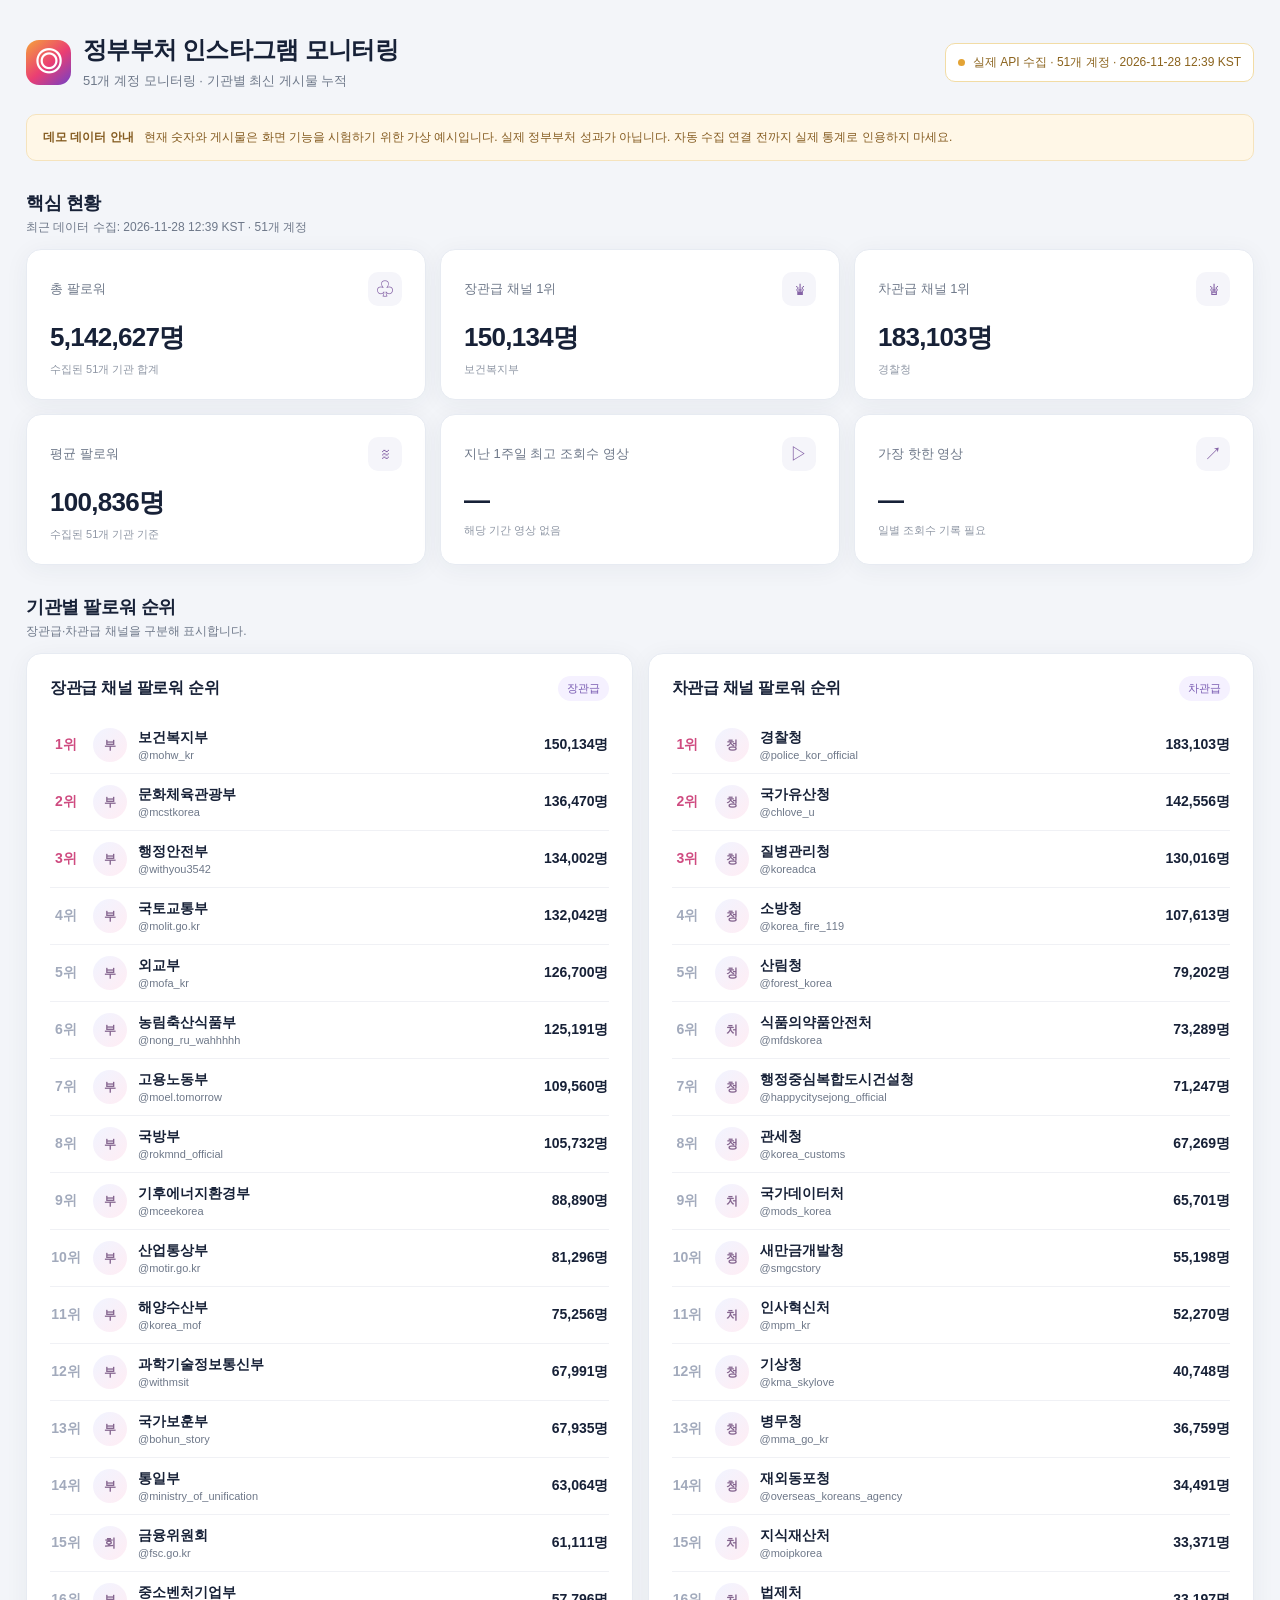
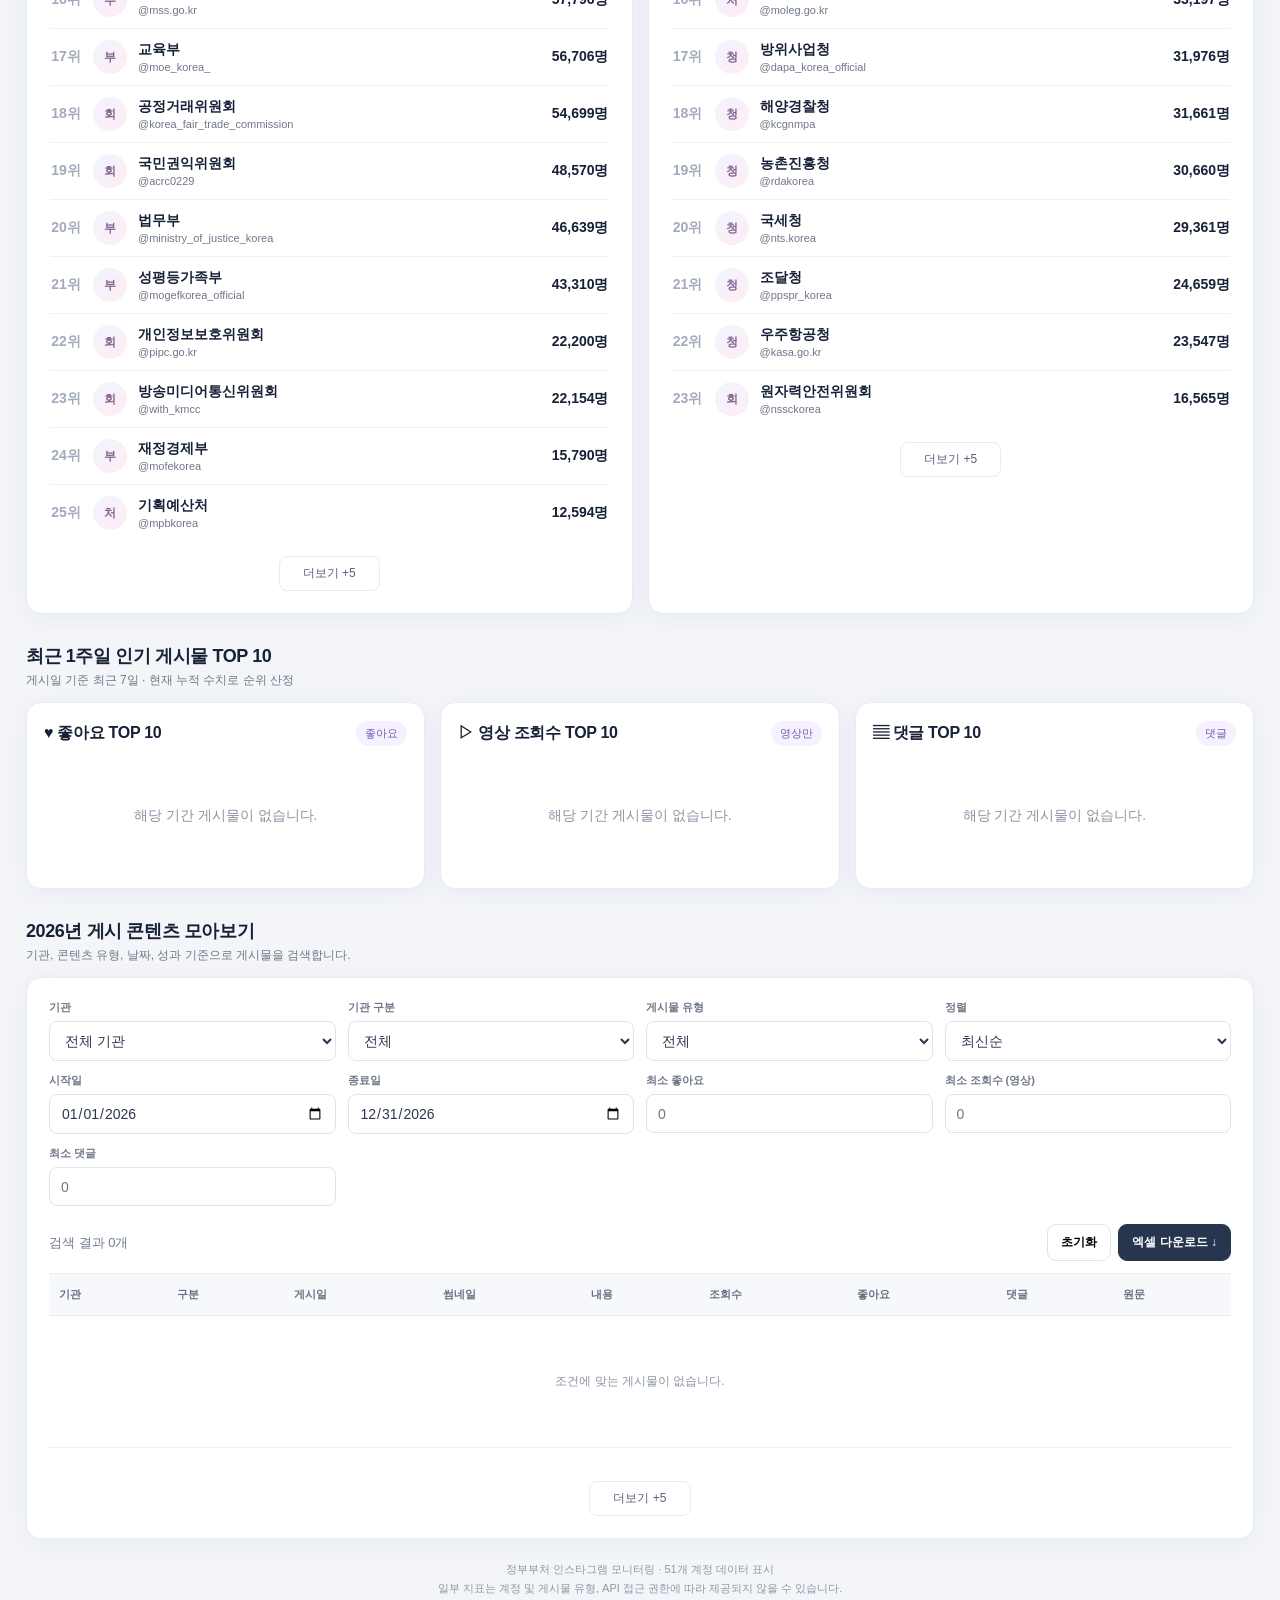
<file: index-1.html>
<!doctype html>
<html lang="ko">
<head>
<meta charset="utf-8">
<meta name="viewport" content="width=device-width,initial-scale=1">
<title>정부부처 인스타그램 모니터링</title>
<style>
:root{--bg:#f3f5f9;--card:#fff;--ink:#172137;--muted:#6e7889;--line:#e7ebf2;--pink:#d63381;--blue:#4866d8;--shadow:0 4px 24px rgba(34,47,73,.055)}*{box-sizing:border-box}body{margin:0;background:var(--bg);color:var(--ink);font-family:Pretendard,"Noto Sans KR",-apple-system,BlinkMacSystemFont,"Segoe UI",sans-serif;font-size:14px}a{color:inherit;text-decoration:none}button,input,select{font:inherit}button{cursor:pointer}.wrap{max-width:1370px;margin:auto;padding:34px 26px 68px}.head{display:flex;align-items:center;justify-content:space-between;gap:18px;margin-bottom:24px}.brand{display:flex;align-items:center;gap:12px}.brand-icon{width:45px;height:45px;border-radius:13px;background:linear-gradient(140deg,#f5a33a,#ea3e73 53%,#7240c7);color:white;display:grid;place-items:center;font-size:27px;font-weight:800}.head h1{margin:0;font-size:24px;letter-spacing:-.7px}.sub{margin-top:6px;color:var(--muted);font-size:13px}.status{display:flex;align-items:center;gap:8px;background:#fff;border:1px solid #f2dca5;border-radius:10px;padding:10px 12px;color:#8b631d;font-size:12px}.dot{width:7px;height:7px;border-radius:50%;background:#e3a335}.section-top{display:flex;justify-content:space-between;align-items:end;gap:12px;margin:30px 0 13px}.section-top h2{font-size:18px;letter-spacing:-.4px;margin:0}.section-top p{font-size:12px;color:var(--muted);margin:4px 0 0}.kpis{display:grid;grid-template-columns:repeat(3,minmax(0,1fr));gap:14px}.card{background:white;border:1px solid var(--line);border-radius:15px;box-shadow:var(--shadow)}.kpi{padding:22px 23px;min-height:134px;position:relative;overflow:hidden}.kpi-top{display:flex;align-items:center;justify-content:space-between;color:var(--muted);font-size:13px}.kpi-icon{width:34px;height:34px;border-radius:10px;display:grid;place-items:center;background:#f5f5fa;color:#8563a6;font-size:18px}.kpi-val{font-size:26px;font-weight:800;margin-top:14px;letter-spacing:-.7px}.kpi-note{font-size:11px;color:#8f97a5;margin-top:7px;overflow:hidden;text-overflow:ellipsis;white-space:nowrap}.rank-grid{display:grid;grid-template-columns:1fr 1fr;gap:15px}.rank{padding:22px 23px}.panel-head{display:flex;align-items:center;justify-content:space-between;gap:9px;margin-bottom:16px}.panel-head h3{font-size:16px;margin:0;letter-spacing:-.3px}.small-pill{background:#f5f1ff;color:#7658b0;padding:5px 9px;border-radius:30px;font-size:11px}.ranking{display:flex;align-items:center;gap:11px;padding:11px 0;border-bottom:1px solid #f0f1f5}.ranking:last-child{border-bottom:0}.number{width:20px;text-align:center;font-size:14px;font-weight:800;color:#a2aabc}.ranking:nth-child(-n+3) .number{color:#cf4b80}.avatar{flex:none;width:34px;height:34px;border-radius:50%;background:linear-gradient(135deg,#f1f4ff,#ffedf4);display:grid;place-items:center;color:#85658f;font-weight:800;font-size:12px}.rank-name{font-weight:650;white-space:nowrap;overflow:hidden;text-overflow:ellipsis}.rank-sub{font-size:11px;color:var(--muted);margin-top:2px}.rank-count{margin-left:auto;font-weight:750;white-space:nowrap}.ghost{margin:15px auto 0;display:block;padding:8px 23px;border:1px solid var(--line);border-radius:8px;background:#fff;color:#56617a;font-size:12px}.ghost:hover{background:#f8f9fc}.popular-grid{display:grid;grid-template-columns:repeat(3,minmax(0,1fr));gap:15px}.popular-card{padding:18px 17px}.popular-row{display:flex;gap:10px;align-items:center;padding:9px 0;border-bottom:1px solid #f0f1f5;min-height:68px}.popular-row:last-child{border-bottom:0}.thumb{width:53px;height:53px;border-radius:9px;background:linear-gradient(135deg,#f4e8f0,#e6ebff);flex:none;display:grid;place-items:center;font-size:20px;color:#9474a5;overflow:hidden}.thumb img{width:100%;height:100%;object-fit:cover}.popular-info{min-width:0;flex:1}.popular-agency{font-size:11px;color:#728099;font-weight:700}.popular-caption{margin-top:4px;font-size:12px;overflow:hidden;text-overflow:ellipsis;white-space:nowrap}.popular-metric{font-size:12px;color:#c83d7e;font-weight:800;margin-top:4px}.table-card{padding:22px}.filters{display:grid;grid-template-columns:repeat(4,minmax(0,1fr));gap:12px;margin-bottom:12px}.field label{display:block;font-size:11px;font-weight:700;color:#6e7889;margin-bottom:6px}.field input,.field select{width:100%;border:1px solid #dfe4eb;border-radius:8px;padding:10px 11px;background:white;min-height:39px;outline:none;color:#2c3650}.field input:focus,.field select:focus{border-color:#9b81d1}.filter-actions{display:flex;align-items:center;justify-content:space-between;gap:10px;margin:18px 0 12px}.filter-actions .count{color:#6f7b8d;font-size:13px}.controls{display:flex;gap:7px}.btn{border:1px solid #dfe4eb;background:#fff;padding:9px 13px;border-radius:9px;font-weight:650;font-size:12px}.btn-primary{background:#27364e;border-color:#27364e;color:#fff}.table-wrap{overflow:auto}.data-table{width:100%;border-collapse:collapse;min-width:990px;text-align:left}.data-table th{background:#f7f8fb;color:#657084;font-size:11px;padding:13px 10px;white-space:nowrap;border-top:1px solid var(--line);border-bottom:1px solid var(--line)}.data-table td{font-size:12px;padding:12px 10px;border-bottom:1px solid #eef0f4;vertical-align:middle}.data-table .post{text-align:left;min-width:220px;max-width:380px}.clip{display:-webkit-box;-webkit-line-clamp:2;-webkit-box-orient:vertical;overflow:hidden;line-height:1.55}.badge{display:inline-block;background:#f0f3fa;padding:4px 7px;border-radius:6px;color:#59647c;font-size:11px}.link{color:#4c61bb}.blank{color:#b0b7c4}.table-footer{display:flex;justify-content:center;padding:18px 0 0}.empty{padding:45px 5px;text-align:center;color:#8b94a4}.footer{margin-top:21px;color:#8e98a8;font-size:11px;text-align:center;line-height:1.7}.notice{display:flex;align-items:flex-start;gap:10px;border-radius:10px;background:#fff7e7;border:1px solid #f5e3bd;color:#855c21;padding:13px 16px;margin-top:15px;font-size:12px;line-height:1.6}.notice strong{white-space:nowrap}.table-thumb{width:48px;height:48px;display:grid;place-items:center;border-radius:8px;background:#f0edf7;color:#ad96b9}.loading{opacity:.7}@media(max-width:850px){.kpis{grid-template-columns:repeat(2,1fr)}.popular-grid{grid-template-columns:1fr}.filters{grid-template-columns:repeat(2,1fr)}.head{align-items:start}.head h1{font-size:20px}}@media(max-width:560px){.wrap{padding:18px 13px 45px}.head{flex-direction:column;gap:12px}.status{width:100%}.kpis{gap:9px}.kpi{padding:15px;min-height:122px}.kpi-val{font-size:21px}.rank-grid{grid-template-columns:1fr}.filters{grid-template-columns:1fr 1fr;gap:8px}.table-card{padding:14px}.rank{padding:18px}.section-top h2{font-size:17px}.brand-icon{height:38px;width:38px}.brand-icon svg{width:21px}}
</style>
</head>
<body>
<div class="wrap">
<header class="head"><div class="brand"><div class="brand-icon" aria-hidden="true">◎</div><div><h1>정부부처 인스타그램 모니터링</h1><div class="sub">51개 계정 모니터링 · 기관별 최신 게시물 누적</div></div></div><div class="status"><span class="dot"></span><span id="statusText">데모 모드 · 실제 API 데이터 미연결</span></div></header>
<div class="notice" id="demoNotice"><strong>데모 데이터 안내</strong><span>현재 숫자와 게시물은 화면 기능을 시험하기 위한 가상 예시입니다. 실제 정부부처 성과가 아닙니다. 자동 수집 연결 전까지 실제 통계로 인용하지 마세요.</span></div>
<section><div class="section-top"><div><h2>핵심 현황</h2><p id="updatedAt">연동 준비 중 · 데모 표시</p></div></div><div class="kpis" id="kpis"></div></section>
<section><div class="section-top"><div><h2>기관별 팔로워 순위</h2><p>장관급·차관급 채널을 구분해 표시합니다.</p></div></div><div class="rank-grid"><div class="card rank"><div class="panel-head"><h3>장관급 채널 팔로워 순위</h3><span class="small-pill">장관급</span></div><div id="ministerRanks"></div><button id="ministerMore" class="ghost" type="button">더보기 +5</button></div><div class="card rank"><div class="panel-head"><h3>차관급 채널 팔로워 순위</h3><span class="small-pill">차관급</span></div><div id="viceRanks"></div><button id="viceMore" class="ghost" type="button">더보기 +5</button></div></div></section>
<section><div class="section-top"><div><h2>최근 1주일 인기 게시물 TOP 10</h2><p>게시일 기준 최근 7일 · 현재 누적 수치로 순위 산정</p></div></div><div class="popular-grid"><div class="card popular-card"><div class="panel-head"><h3>♥ 좋아요 TOP 10</h3><span class="small-pill">좋아요</span></div><div id="likeTop"></div></div><div class="card popular-card"><div class="panel-head"><h3>▷ 영상 조회수 TOP 10</h3><span class="small-pill">영상만</span></div><div id="viewTop"></div></div><div class="card popular-card"><div class="panel-head"><h3>▤ 댓글 TOP 10</h3><span class="small-pill">댓글</span></div><div id="commentTop"></div></div></div></section>
<section><div class="section-top"><div><h2>2026년 게시 콘텐츠 모아보기</h2><p>기관, 콘텐츠 유형, 날짜, 성과 기준으로 게시물을 검색합니다.</p></div></div><div class="card table-card"><div class="filters"><div class="field"><label for="agency">기관</label><select id="agency"><option value="">전체 기관</option></select></div><div class="field"><label for="level">기관 구분</label><select id="level"><option value="">전체</option><option value="장관급">장관급</option><option value="차관급">차관급</option><option value="기타">기타</option></select></div><div class="field"><label for="format">게시물 유형</label><select id="format"><option value="">전체</option><option value="VIDEO">릴스·동영상</option><option value="IMAGE">이미지</option><option value="CAROUSEL_ALBUM">카드뉴스·여러 장</option></select></div><div class="field"><label for="order">정렬</label><select id="order"><option value="recent">최신순</option><option value="likes">좋아요순</option><option value="views">조회수순</option><option value="comments">댓글순</option></select></div><div class="field"><label for="from">시작일</label><input type="date" id="from" value="2026-01-01"></div><div class="field"><label for="to">종료일</label><input type="date" id="to" value="2026-12-31"></div><div class="field"><label for="minLikes">최소 좋아요</label><input type="number" id="minLikes" min="0" placeholder="0"></div><div class="field"><label for="minViews">최소 조회수 (영상)</label><input type="number" id="minViews" min="0" placeholder="0"></div><div class="field"><label for="minComments">최소 댓글</label><input type="number" id="minComments" min="0" placeholder="0"></div></div><div class="filter-actions"><div class="count" id="resultCount">게시물 조회 중</div><div class="controls"><button class="btn" type="button" id="reset">초기화</button><button class="btn btn-primary" type="button" id="excel">엑셀 다운로드 ↓</button></div></div><div class="table-wrap"><table class="data-table"><thead><tr><th>기관</th><th>구분</th><th>게시일</th><th>썸네일</th><th>내용</th><th>조회수</th><th>좋아요</th><th>댓글</th><th>원문</th></tr></thead><tbody id="postRows"></tbody></table></div><div class="table-footer"><button class="ghost" type="button" id="postMore">더보기 +5</button></div></div></section>
<div class="footer">정부부처 인스타그램 모니터링 · 51개 계정 데이터 표시<br>일부 지표는 계정 및 게시물 유형, API 접근 권한에 따라 제공되지 않을 수 있습니다.</div>
</div>
<script>
// 이 파일에는 Meta 액세스 토큰을 절대로 입력하지 마세요.
// 추후 GitHub Actions가 data/dashboard.json을 생성하면 이를 읽습니다.
const AGENCIES=[
 {name:'예시 중앙부처 A',level:'장관급',followers:186400},
 {name:'예시 중앙부처 B',level:'장관급',followers:155200},
 {name:'예시 중앙부처 C',level:'장관급',followers:122800},
 {name:'예시 중앙부처 D',level:'장관급',followers:102500},
 {name:'예시 중앙부처 E',level:'장관급',followers:95600},
 {name:'예시 중앙부처 F',level:'장관급',followers:86400},
 {name:'예시 중앙부처 G',level:'장관급',followers:79300},
 {name:'예시 중앙부처 H',level:'차관급',followers:81400},
 {name:'예시 중앙부처 I',level:'차관급',followers:72200},
 {name:'예시 중앙부처 J',level:'차관급',followers:66600},
 {name:'예시 중앙부처 K',level:'차관급',followers:54100},
 {name:'예시 중앙부처 L',level:'차관급',followers:48100},
 {name:'예시 중앙부처 M',level:'차관급',followers:41500},
 {name:'예시 중앙부처 N',level:'차관급',followers:35700}
];
const dates=['2026-10-14','2026-10-13','2026-10-12','2026-10-11','2026-10-10','2026-10-09','2026-10-08','2026-10-07','2026-10-06','2026-10-04','2026-09-29','2026-09-17'];
const titles=['가을의 도시 풍경을 담았습니다','시민과 함께 만드는 정책 이야기','우리 동네에서 발견한 새로운 변화','직원이 직접 소개하는 현장 이야기','알아두면 쓸모 있는 정책 정보','질문으로 알아보는 주요 사업','현장에서 전하는 일상 속 변화','숏폼으로 만나는 이번 주 소식','공간을 새롭게 이용하는 방법','모두가 함께하는 생활 속 캠페인','10월 주요 일정 한눈에 보기','정책 현장을 찾아서'];
const MOCK_POSTS=Array.from({length:52},(_,i)=>{const a=AGENCIES[i%AGENCIES.length],kind=['VIDEO','CAROUSEL_ALBUM','IMAGE'][i%3];return {id:'sample-'+i,agency:a.name,level:a.level,date:dates[i%dates.length],type:kind,caption:'[가상 예시] '+titles[i%titles.length],likes:Math.max(18,2480-i*37+(i%5)*81),comments:Math.max(0,172-i*3+(i%7)*5),views:kind==='VIDEO'?Math.max(300,93500-i*1273+(i%4)*6200):null,view_delta:kind==='VIDEO'?Math.max(0,3120-i*36):null,permalink:'',thumbnail:''}});
let agencies=AGENCIES,posts=MOCK_POSTS,demo=true,shownPosts=5,rankSizes={minister:Infinity,vice:Infinity};
const $=id=>document.getElementById(id);const num=v=>Number(v||0).toLocaleString('ko-KR');const safe=x=>String(x??'').replace(/[&<>"']/g,c=>({'&':'&amp;','<':'&lt;','>':'&gt;','"':'&quot;',"'":'&#39;'}[c]));const fmt=v=>v===null||v===undefined?'—':num(v);const formatLabel=t=>({VIDEO:'동영상',IMAGE:'이미지',CAROUSEL_ALBUM:'카드뉴스'})[t]||t||'기타';
function normalize(data){const a=Array.isArray(data.agencies)?data.agencies:[];const p=Array.isArray(data.posts)?data.posts:[];if(!a.length)return false;agencies=a.map(x=>({...x,name:String(x.name||x.username||'알 수 없음'),level:x.level||'기타',followers:Number(x.followers??x.followers_count??0)}));posts=p.map((x,i)=>({...x,id:x.id||'row-'+i,agency:x.agency||x.agency_name||'알 수 없음',level:x.level||agencies.find(a=>a.name===(x.agency||x.agency_name))?.level||'기타',date:String(x.date||x.timestamp||'').slice(0,10),type:x.type||x.media_type||'IMAGE',caption:x.caption||'',likes:Number(x.likes??x.like_count??0),comments:Number(x.comments??x.comments_count??0),views:x.views??x.view_count??null,view_delta:x.view_delta??null,thumbnail:x.thumbnail||x.thumbnail_url||x.media_url||'',permalink:x.permalink||''}));demo=false;$('demoNotice').hidden=true;$('statusText').textContent='실제 API 수집 · '+agencies.length+'개 계정 · '+(data.updated_at||'업데이트 확인 필요');$('updatedAt').textContent='최근 데이터 수집: '+(data.updated_at||'정보 없음')+' · '+agencies.length+'개 계정';return true}
async function load(){try{const response=await fetch('dashboard.json?ts='+Date.now(),{cache:'no-store'});if(response.ok){const data=await response.json();normalize(data)}}catch(e){/* 데모 모드로 표시 */}renderAll()}
function kpi(label,val,note,ico){return `<div class="card kpi"><div class="kpi-top"><span>${label}</span><span class="kpi-icon">${ico}</span></div><div class="kpi-val">${safe(val)}</div><div class="kpi-note">${safe(note)}</div></div>`}
function renderKpis(){let total=agencies.reduce((s,a)=>s+a.followers,0),ministers=agencies.filter(a=>a.level==='장관급').sort((a,b)=>b.followers-a.followers),vices=agencies.filter(a=>a.level==='차관급').sort((a,b)=>b.followers-a.followers),now=posts.map(x=>new Date(x.date+'T12:00:00+09:00')).filter(x=>!isNaN(x)),ref=demo?new Date('2026-10-14T12:00:00+09:00'):new Date(),seven=new Date(ref.getTime()-7*86400000),recent=posts.filter(p=>new Date(p.date+'T12:00:00+09:00')>=seven&&new Date(p.date+'T12:00:00+09:00')<=ref),best=recent.filter(p=>p.type==='VIDEO'&&p.views!=null).sort((a,b)=>b.views-a.views)[0],hot=posts.filter(p=>p.type==='VIDEO'&&p.view_delta!=null&&new Date(p.date+'T12:00:00+09:00')>=new Date(ref.getTime()-30*86400000)).sort((a,b)=>b.view_delta-a.view_delta)[0];$('kpis').innerHTML=[kpi('총 팔로워',num(total)+'명',`수집된 ${agencies.length}개 기관 합계`,'♧'),kpi('장관급 채널 1위',ministers[0]?num(ministers[0].followers)+'명':'—',ministers[0]?.name||'수집 데이터 없음','♛'),kpi('차관급 채널 1위',vices[0]?num(vices[0].followers)+'명':'—',vices[0]?.name||'수집 데이터 없음','♕'),kpi('평균 팔로워',agencies.length?num(Math.round(total/agencies.length))+'명':'—',`수집된 ${agencies.length}개 기관 기준`,'≋'),kpi('지난 1주일 최고 조회수 영상',best?num(best.views)+'회':'—',best?`${best.agency} · ${best.caption.slice(0,34)}`:'해당 기간 영상 없음','▷'),kpi('가장 핫한 영상',hot?'+'+num(hot.view_delta)+'회':'—',hot?`${hot.agency} · 전일 대비 조회수 증가`:'일별 조회수 기록 필요','↗')].join('')}
function renderRank(key,level,container,btn){
 const sorted=agencies.filter(a=>a.level===level).sort((a,b)=>b.followers-a.followers);
 const visible=sorted.slice(0,rankSizes[key]);
 $(container).innerHTML=visible.length?visible.map((a,i)=>`<div class="ranking"><span class="number" style="width:32px;white-space:nowrap">${i+1}위</span><span class="avatar" aria-hidden="true">${safe(a.name.slice(-1))}</span><div style="min-width:0"><div class="rank-name">${safe(a.name)}</div><div class="rank-sub">${safe(a.username?'@'+a.username:a.level)}</div></div><span class="rank-count">${num(a.followers)}명</span></div>`).join(''):'<div class="empty">표시할 기관이 없습니다.</div>';
 $(btn).hidden=true;
}
function renderPopular(){let ref=demo?new Date('2026-10-14T12:00:00+09:00'):new Date(),min=new Date(ref.getTime()-7*86400000),base=posts.filter(p=>{let d=new Date(p.date+'T12:00:00+09:00');return d>=min&&d<=ref});[['likeTop','likes'],['viewTop','views'],['commentTop','comments']].forEach(([id,metric])=>{let values=base.filter(p=>metric!=='views'||p.type==='VIDEO').sort((a,b)=>Number(b[metric]||0)-Number(a[metric]||0)).slice(0,10);$(id).innerHTML=values.length?values.map((p,i)=>`<div class="popular-row"><span style="color:#9aa4b7;font-size:11px;font-weight:800;width:13px">${i+1}</span><span class="thumb">${p.thumbnail?`<img src="${safe(p.thumbnail)}" alt="" loading="lazy" onerror="this.remove()">`:p.type==='VIDEO'?'▷':'▧'}</span><div class="popular-info"><div class="popular-agency">${safe(p.agency)}</div><div class="popular-caption">${p.permalink?`<a class="link" href="${safe(p.permalink)}" target="_blank" rel="noopener noreferrer">${safe(p.caption)}</a>`:safe(p.caption)}</div><div class="popular-metric">${fmt(p[metric])}${metric==='views'?'회':'개'}</div></div></div>`).join(''):'<div class="empty">해당 기간 게시물이 없습니다.</div>'})}
function setupAgencies(){let sel=$('agency'),prev=sel.value;sel.innerHTML='<option value="">전체 기관</option>'+agencies.slice().sort((a,b)=>a.name.localeCompare(b.name,'ko')).map(a=>`<option value="${safe(a.name)}">${safe(a.name)}</option>`).join('');sel.value=prev}
function filtered(){let agency=$('agency').value,level=$('level').value,format=$('format').value,order=$('order').value,from=$('from').value,to=$('to').value,likes=$('minLikes').value,views=$('minViews').value,comments=$('minComments').value;return posts.filter(p=>(!agency||p.agency===agency)&&(!level||p.level===level)&&(!format||p.type===format)&&(!from||p.date>=from)&&(!to||p.date<=to)&&(!likes||p.likes>=Number(likes))&&(!views||(p.type==='VIDEO'&&p.views!=null&&Number(p.views)>=Number(views)))&&(!comments||p.comments>=Number(comments))).sort((a,b)=>order==='recent'?b.date.localeCompare(a.date)||String(b.id).localeCompare(String(a.id)):Number(b[order==='likes'?'likes':order==='views'?'views':'comments']||0)-Number(a[order==='likes'?'likes':order==='views'?'views':'comments']||0)||b.date.localeCompare(a.date))}
function renderTable(){const data=filtered();$('resultCount').textContent=`검색 결과 ${num(data.length)}개${demo?' · 데모 데이터':''}`;$('postRows').innerHTML=data.length?data.slice(0,shownPosts).map(p=>`<tr><td><strong>${safe(p.agency)}</strong></td><td><span class="badge">${safe(p.level)}</span></td><td style="white-space:nowrap">${safe(p.date)}</td><td><span class="table-thumb">${p.thumbnail?`<img src="${safe(p.thumbnail)}" alt="" width="48" height="48" style="object-fit:cover;border-radius:8px" loading="lazy" onerror="this.remove()">`:p.type==='VIDEO'?'▷':'▧'}</span></td><td class="post"><div class="clip" title="${safe(p.caption)}">${safe(p.caption)}</div><div style="color:#939db0;font-size:11px;margin-top:3px">${formatLabel(p.type)}</div></td><td>${p.type==='VIDEO'?fmt(p.views):'<span class="blank">—</span>'}</td><td>${num(p.likes)}</td><td>${num(p.comments)}</td><td>${p.permalink?`<a class="link" href="${safe(p.permalink)}" target="_blank" rel="noopener noreferrer">보기 ↗</a>`:'<span class="blank">—</span>'}</td></tr>`).join(''):'<tr><td colspan="9"><div class="empty">조건에 맞는 게시물이 없습니다.</div></td></tr>';$('postMore').hidden=data.length<=shownPosts;$('postMore').textContent='더보기 +5'}
function exportExcel(){const data=filtered();if(!data.length){alert('다운로드할 게시물이 없습니다.');return}const header=['기관','구분','게시일','콘텐츠 유형','게시물 내용','조회수','좋아요','댓글','원문 링크'];const rows=data.map(p=>[p.agency,p.level,p.date,formatLabel(p.type),p.caption,p.type==='VIDEO'&&p.views!=null?p.views:'',p.likes,p.comments,p.permalink]);const filename=`instagram_monitor_${new Date().toISOString().slice(0,10)}${demo?'_DEMO':''}`;if(window.XLSX){const ws=XLSX.utils.aoa_to_sheet([header,...rows]);ws['!cols']=[{wch:24},{wch:10},{wch:13},{wch:15},{wch:75},{wch:13},{wch:13},{wch:13},{wch:52}];const wb=XLSX.utils.book_new();XLSX.utils.book_append_sheet(wb,ws,'게시물');XLSX.writeFile(wb,filename+'.xlsx');return}let csv='\ufeff'+[header,...rows].map(row=>row.map(cell=>'"'+String(cell??'').replace(/^[=+@\-\t\r]/,'\'$&').replace(/"/g,'""')+'"').join(',')).join('\r\n');const link=document.createElement('a');link.href=URL.createObjectURL(new Blob([csv],{type:'text/csv;charset=utf-8;'}));link.download=filename+'.csv';link.click();setTimeout(()=>URL.revokeObjectURL(link.href),1000);alert('엑셀 라이브러리를 불러오지 못해 엑셀에서 열 수 있는 CSV 파일로 저장했습니다.')}
function renderAll(){renderKpis();renderRank('minister','장관급','ministerRanks','ministerMore');renderRank('vice','차관급','viceRanks','viceMore');renderPopular();setupAgencies();renderTable()}
['agency','level','format','order','from','to','minLikes','minViews','minComments'].forEach(id=>$(id).addEventListener(['minLikes','minViews','minComments'].includes(id)?'input':'change',()=>{shownPosts=5;renderTable()}));$('postMore').addEventListener('click',()=>{shownPosts+=5;renderTable()});$('reset').addEventListener('click',()=>{$('agency').value='';$('level').value='';$('format').value='';$('order').value='recent';$('from').value='2026-01-01';$('to').value='2026-12-31';['minLikes','minViews','minComments'].forEach(id=>$(id).value='');shownPosts=5;renderTable()});$('excel').addEventListener('click',exportExcel);load();
</script>
<script src="https://cdn.sheetjs.com/xlsx-0.20.3/package/dist/xlsx.full.min.js" defer></script>
</body>
</html>
</file>
